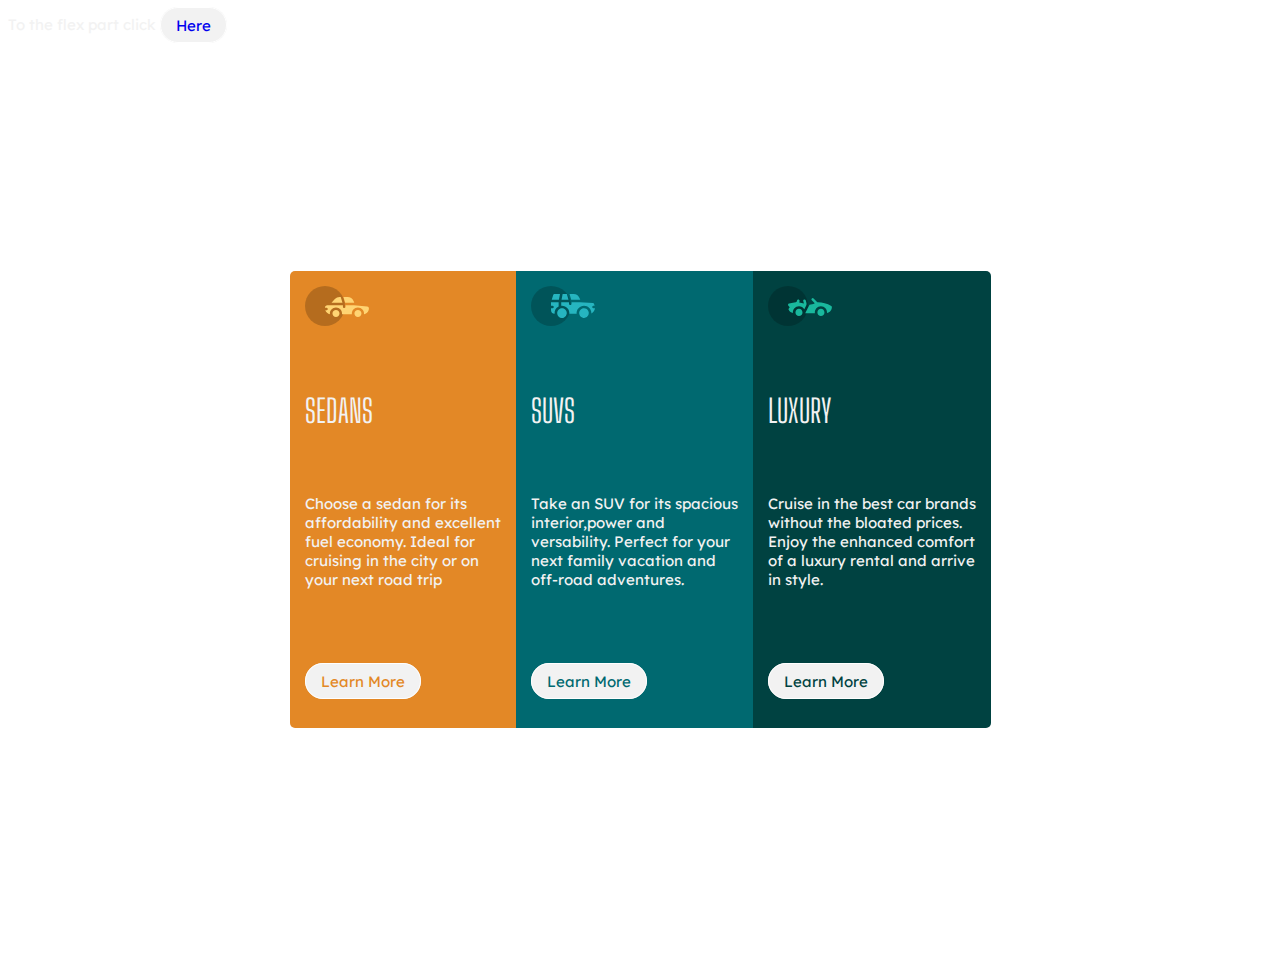
<file: grid-css/index.html>
<!DOCTYPE html>
<html lang="en">
<head>
    <meta charset="UTF-8">
    <meta http-equiv="X-UA-Compatible" content="IE=edge">
    <meta name="viewport" content="width=device-width, initial-scale=1.0">
    <link rel="stylesheet" href="style.css">
    <title>Document</title>
    <link rel="preconnect" href="https://fonts.googleapis.com">
<link rel="preconnect" href="https://fonts.gstatic.com" crossorigin>
<link href="https://fonts.googleapis.com/css2?family=Big+Shoulders+Display:wght@700&display=swap" rel="stylesheet">
<link rel="preconnect" href="https://fonts.googleapis.com">
<link rel="preconnect" href="https://fonts.gstatic.com" crossorigin>
<link href="https://fonts.googleapis.com/css2?family=Lexend+Deca&display=swap" rel="stylesheet">
</head>
<body>
    <p>To the flex part click <a href="grid.html">Here</a></p>
    <div class="container">
        <div class="box box1">
            <div>
                <img src="icon-sedans.svg" alt="">
            </div>
            <div class="text">
                <p class="child">SEDANS</p>
                <P class="child1">Choose a sedan for its <br> affordability and excellent <br> fuel economy. Ideal for <br> cruising in the city or on <br> your next road trip </P>
            </div>
            <div class="link">
                <a href="#" class="link1">Learn More</a>
            </div>
        </div>
        <div class="box box2">
            <div>
                <img src="icon-suvs.svg" alt="">
            </div>
            <div class="text">
                <p class="child">SUVS</p>
                <P class="child1">Take an SUV for its spacious <br> interior,power and <br> versability. Perfect for your <br> next family vacation and <br> off-road adventures.</P>
            </div>
            <div class="link">
                <a href="#" class="link2">Learn More</a>
            </div>
        </div>
        <div class="box box3">
            <div>
                <img src="icon-luxury.svg" alt="">
            </div>
            <div class="text">
                <p class="child">LUXURY</p>
                <P class="child1">Cruise in the best car brands <br> without the bloated prices. <br> Enjoy the enhanced comfort <br> of a luxury rental and arrive <br> in style.</P>
            </div>
            <div class="link">
                <a href="#" class="link3">Learn More</a>
            </div>
        </div>
    </div>
</body>
</html>
</file>
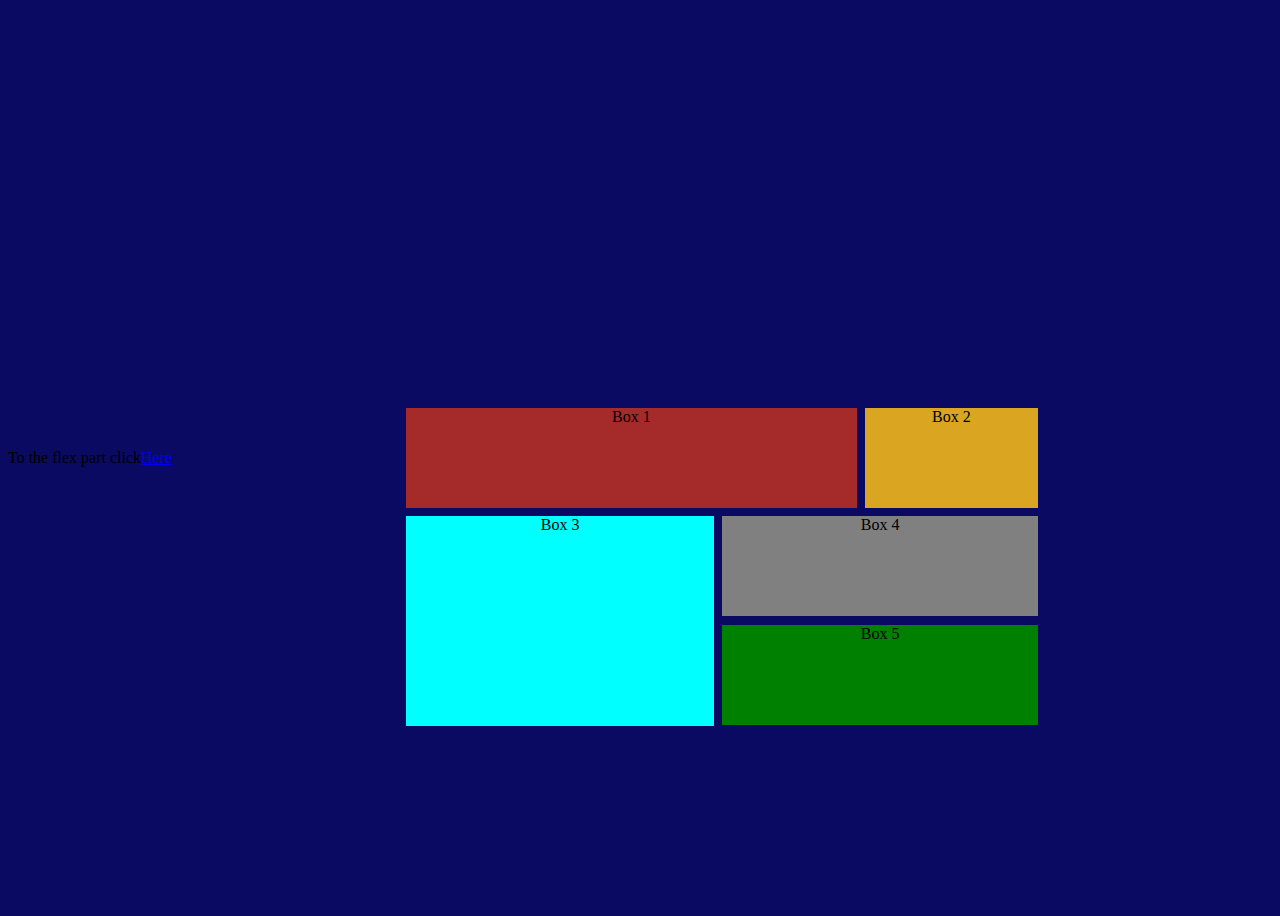
<file: grid-css/grid.html>
<!DOCTYPE html>
<html lang="en">
<head>
    <meta charset="UTF-8">
    <meta http-equiv="X-UA-Compatible" content="IE=edge">
    <meta name="viewport" content="width=device-width, initial-scale=1.0">
    <title>Document</title>
    <link rel="stylesheet" href="grid.css">
</head>
<body>
    <p>To the flex part click <a href="index.html">Here</a></p>
    <div class="container">
        <div class="box1">Box 1</div>
        <div class="box2">Box 2</div>
        <div class="box3">Box 3</div>
        <div class="box4">Box 4</div>
        <div class="box5">Box 5</div>
    </div>
</body>
</html>
</file>
<file: grid-css/style.css>
body{
    background-color: hsla(0, 0%, 100%, 0.75);
    font-size: 15px;
    font-family: 'Lexend Deca', sans-serif;
    color: hsl(0, 0%, 95%);
}
.container{
    position: relative;
    width: 100%;
    height: 100vh;
    display: flex;
    justify-content: center;
    align-items: center;
}
.box{
    padding: 1em;
}
.box1{
    background-color: hsl(31, 77%, 52%);
    border-top-left-radius: 5px;
    border-bottom-left-radius: 5px;
}
.box2{
    background-color: hsl(184, 100%, 22%);
}
.box3{
    background-color: hsl(179, 100%, 13%);
    border-top-right-radius: 5px;
    border-bottom-right-radius: 5px;
}
img{
    padding-bottom: 2em;
}
.child{
    font-family:'Big Shoulders Display', cursive;
    font-size: 32px;
    padding-bottom: 1em;
}
.child1{
    padding-bottom: 3em;
}
a{
    text-decoration: none;
    border: 1px solid white;
    padding: .5em 1em;
    border-radius: 25px;
    background-color: hsl(0, 0%, 95%);
    transition: .5s;
}
a:hover{
    background-color: transparent;
    color: hsl(0, 0%, 95%);
}
.link{
    padding: 1.5em 0;
}
.link1{
    color: hsl(31, 77%, 52%);
}
.link2{
    color: hsl(184, 100%, 22%);
}
.link3{
    color: hsl(179, 100%, 13%);
}
</file>
<file: grid-css/grid.css>
body{
    background-color: rgb(10, 10, 99);
    text-align: center;
    display: flex;
    place-items: center;
    min-height: 100vh;
}
p{
    display: contents;
}
div{
    height: 100px;
}
.container{
    width: 50%;
    margin: auto;
    display: grid;
    grid-gap: .5em;
    grid-template-areas: 
    "box1 box1 box1 box2"
    "box1 box1 box1 box2"
    "box3 box3 box4 box4"
    "box3 box3 box5 box5"
    ;
}
.box1{
    background-color: brown;
    grid-area: box1;
}
.box2{
    background-color: goldenrod;
    grid-area: box2;
}
.box3{
    background-color: aqua;
    grid-area: box3;
    height: 210px;
}
.box4{
    background-color: gray;
    grid-area: box4;
}
.box5{
    background-color: green;
    grid-area: box5;
}
</file>
